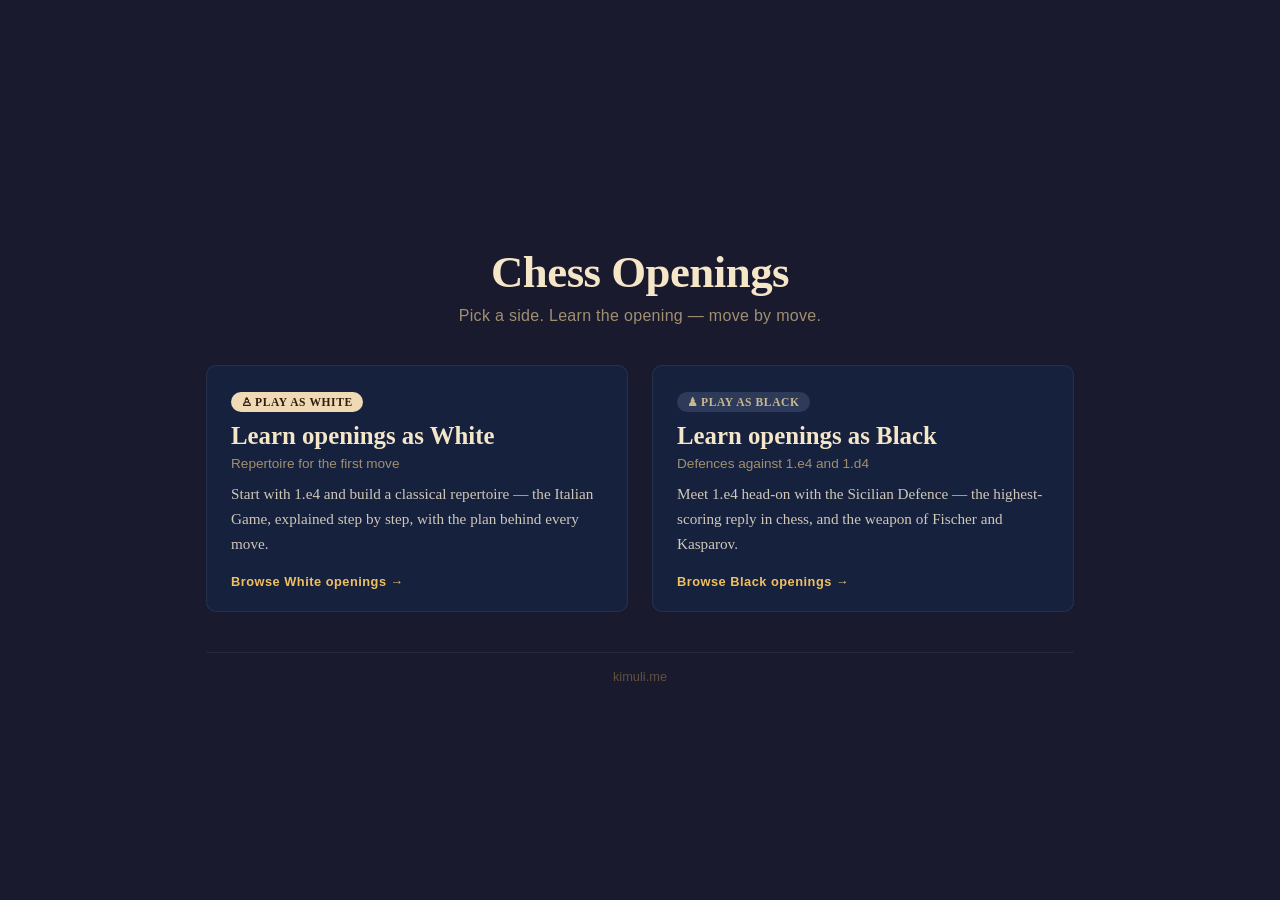
<file: index.html>
<!DOCTYPE html>
<html lang="en">
<head>
  <meta charset="UTF-8">
  <meta name="viewport" content="width=device-width, initial-scale=1.0">
  <title>Chess Openings — Learn as White or Black | chess.kimuli.me</title>
  <meta name="description" content="Learn chess openings move by move. Choose your side: opening repertoires for White and for Black, with the plans behind every move.">
  <link rel="stylesheet" href="/style.css">
</head>
<body>
  <div class="app landing">
    <header class="landing-hero">
      <h1 class="hero-title">Chess Openings</h1>
      <p class="hero-sub">Pick a side. Learn the opening &mdash; move by move.</p>
    </header>

    <main class="openings-grid">

      <a class="opening-card" href="/white/">
        <span class="side-badge badge-white">&#9817; Play as White</span>
        <h2 class="card-title">Learn openings as White</h2>
        <p class="card-subtitle">Repertoire for the first move</p>
        <p class="card-blurb">Start with 1.e4 and build a classical repertoire &mdash; the Italian Game, explained step by step, with the plan behind every move.</p>
        <span class="card-cta">Browse White openings &#8594;</span>
      </a>

      <a class="opening-card" href="/black/">
        <span class="side-badge badge-black">&#9823;&#65038; Play as Black</span>
        <h2 class="card-title">Learn openings as Black</h2>
        <p class="card-subtitle">Defences against 1.e4 and 1.d4</p>
        <p class="card-blurb">Meet 1.e4 head-on with the Sicilian Defence &mdash; the highest-scoring reply in chess, and the weapon of Fischer and Kasparov.</p>
        <span class="card-cta">Browse Black openings &#8594;</span>
      </a>

    </main>

    <footer class="app-footer">
      <a href="https://kimuli.me">kimuli.me</a>
    </footer>
  </div>
</body>
</html>
</file>
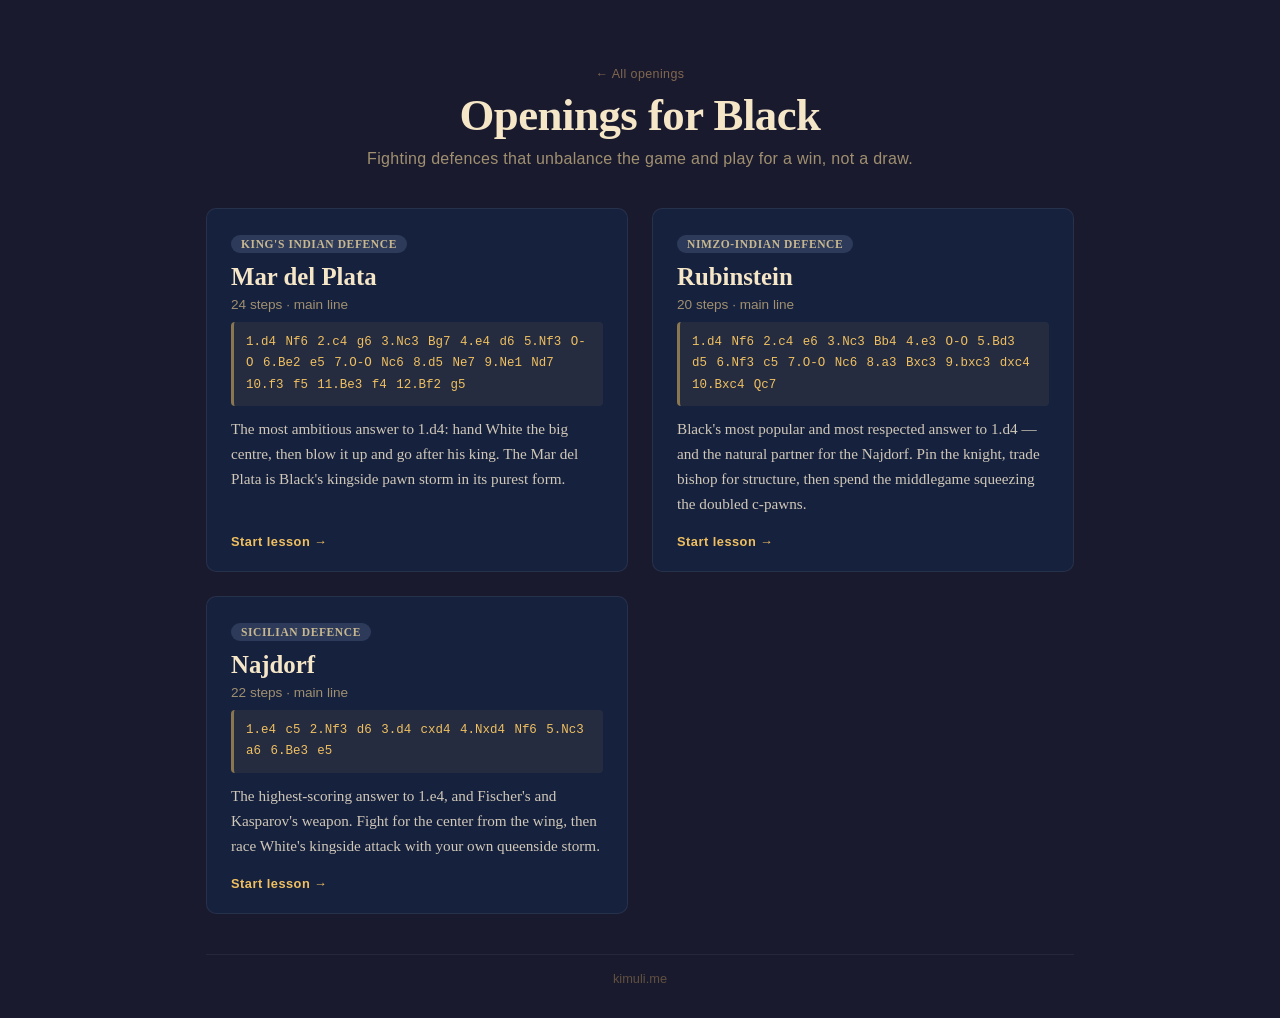
<file: black/index.html>
<!DOCTYPE html>
<html lang="en">
<head>
  <meta charset="UTF-8">
  <meta name="viewport" content="width=device-width, initial-scale=1.0">
  <title>Openings for Black — Chess Openings | chess.kimuli.me</title>
  <meta name="description" content="Fighting defences that unbalance the game and play for a win, not a draw.">
  <link rel="stylesheet" href="/style.css">
</head>
<body>
  <div class="app landing">
    <header class="landing-hero">
      <a class="back-link" href="/">&#8592; All openings</a>
      <h1 class="hero-title">Openings for Black</h1>
      <p class="hero-sub">Fighting defences that unbalance the game and play for a win, not a draw.</p>
    </header>

    <main class="openings-grid">

      <a class="opening-card" href="/black/kings-indian/mar-del-plata/">
        <span class="side-badge badge-black">King's Indian Defence</span>
        <h2 class="card-title">Mar del Plata</h2>
        <p class="card-subtitle">24 steps &middot; main line</p>
        <p class="card-line">1.d4 Nf6 2.c4 g6 3.Nc3 Bg7 4.e4 d6 5.Nf3 O-O 6.Be2 e5 7.O-O Nc6 8.d5 Ne7 9.Ne1 Nd7 10.f3 f5 11.Be3 f4 12.Bf2 g5</p>
        <p class="card-blurb">The most ambitious answer to 1.d4: hand White the big centre, then blow it up and go after his king. The Mar del Plata is Black's kingside pawn storm in its purest form.</p>
        <span class="card-cta">Start lesson &#8594;</span>
      </a>

      <a class="opening-card" href="/black/nimzo-indian/rubinstein/">
        <span class="side-badge badge-black">Nimzo-Indian Defence</span>
        <h2 class="card-title">Rubinstein</h2>
        <p class="card-subtitle">20 steps &middot; main line</p>
        <p class="card-line">1.d4 Nf6 2.c4 e6 3.Nc3 Bb4 4.e3 O-O 5.Bd3 d5 6.Nf3 c5 7.O-O Nc6 8.a3 Bxc3 9.bxc3 dxc4 10.Bxc4 Qc7</p>
        <p class="card-blurb">Black's most popular and most respected answer to 1.d4 — and the natural partner for the Najdorf. Pin the knight, trade bishop for structure, then spend the middlegame squeezing the doubled c-pawns.</p>
        <span class="card-cta">Start lesson &#8594;</span>
      </a>

      <a class="opening-card" href="/black/sicilian/najdorf/">
        <span class="side-badge badge-black">Sicilian Defence</span>
        <h2 class="card-title">Najdorf</h2>
        <p class="card-subtitle">22 steps &middot; main line</p>
        <p class="card-line">1.e4 c5 2.Nf3 d6 3.d4 cxd4 4.Nxd4 Nf6 5.Nc3 a6 6.Be3 e5</p>
        <p class="card-blurb">The highest-scoring answer to 1.e4, and Fischer's and Kasparov's weapon. Fight for the center from the wing, then race White's kingside attack with your own queenside storm.</p>
        <span class="card-cta">Start lesson &#8594;</span>
      </a>
    </main>

    <footer class="app-footer">
      <a href="https://kimuli.me">kimuli.me</a>
    </footer>
  </div>
</body>
</html>
</file>
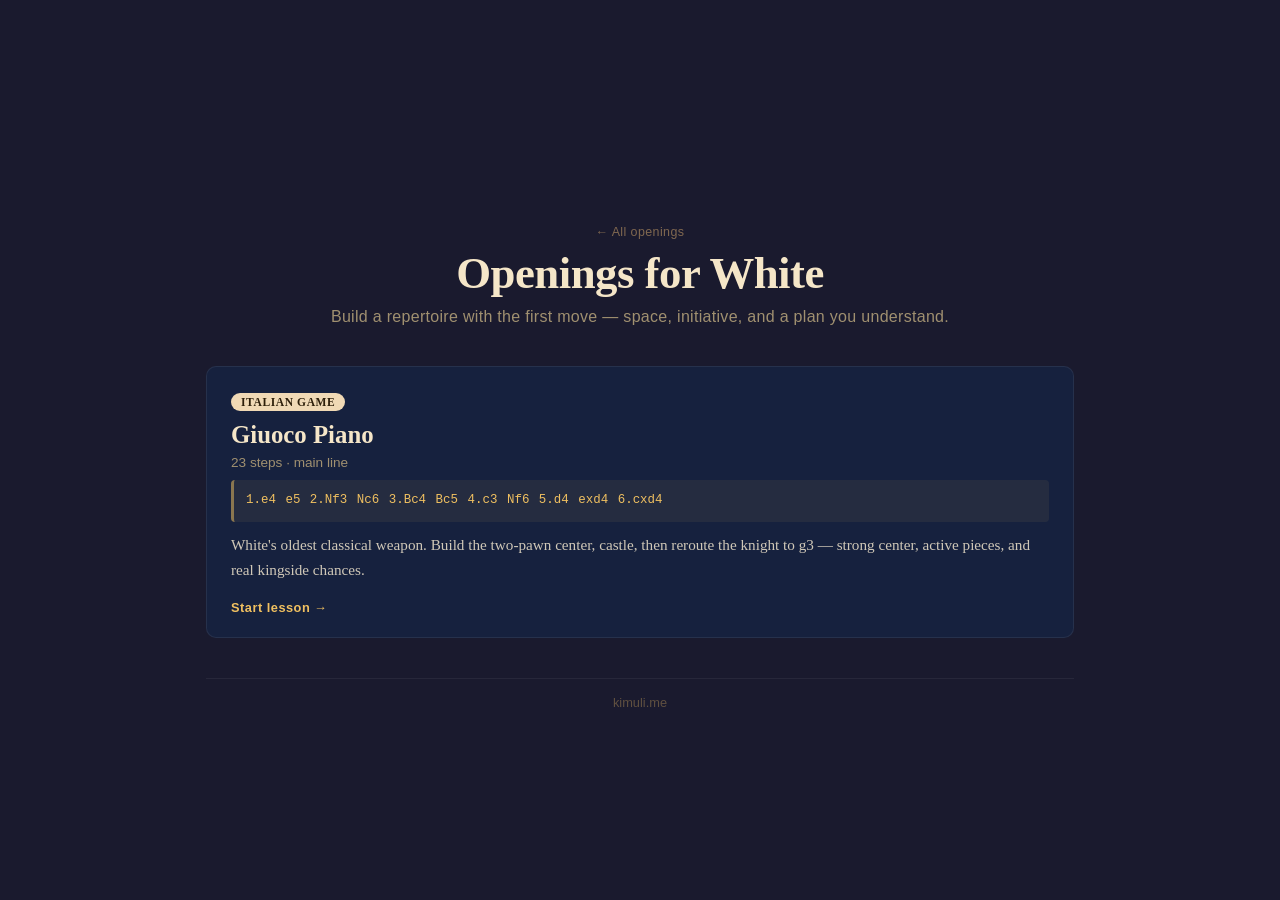
<file: white/index.html>
<!DOCTYPE html>
<html lang="en">
<head>
  <meta charset="UTF-8">
  <meta name="viewport" content="width=device-width, initial-scale=1.0">
  <title>Openings for White — Chess Openings | chess.kimuli.me</title>
  <meta name="description" content="Build a repertoire with the first move — space, initiative, and a plan you understand.">
  <link rel="stylesheet" href="/style.css">
</head>
<body>
  <div class="app landing">
    <header class="landing-hero">
      <a class="back-link" href="/">&#8592; All openings</a>
      <h1 class="hero-title">Openings for White</h1>
      <p class="hero-sub">Build a repertoire with the first move — space, initiative, and a plan you understand.</p>
    </header>

    <main class="openings-grid">

      <a class="opening-card" href="/white/italian/giuoco-piano/">
        <span class="side-badge badge-white">Italian Game</span>
        <h2 class="card-title">Giuoco Piano</h2>
        <p class="card-subtitle">23 steps &middot; main line</p>
        <p class="card-line">1.e4 e5 2.Nf3 Nc6 3.Bc4 Bc5 4.c3 Nf6 5.d4 exd4 6.cxd4</p>
        <p class="card-blurb">White's oldest classical weapon. Build the two-pawn center, castle, then reroute the knight to g3 — strong center, active pieces, and real kingside chances.</p>
        <span class="card-cta">Start lesson &#8594;</span>
      </a>
    </main>

    <footer class="app-footer">
      <a href="https://kimuli.me">kimuli.me</a>
    </footer>
  </div>
</body>
</html>
</file>
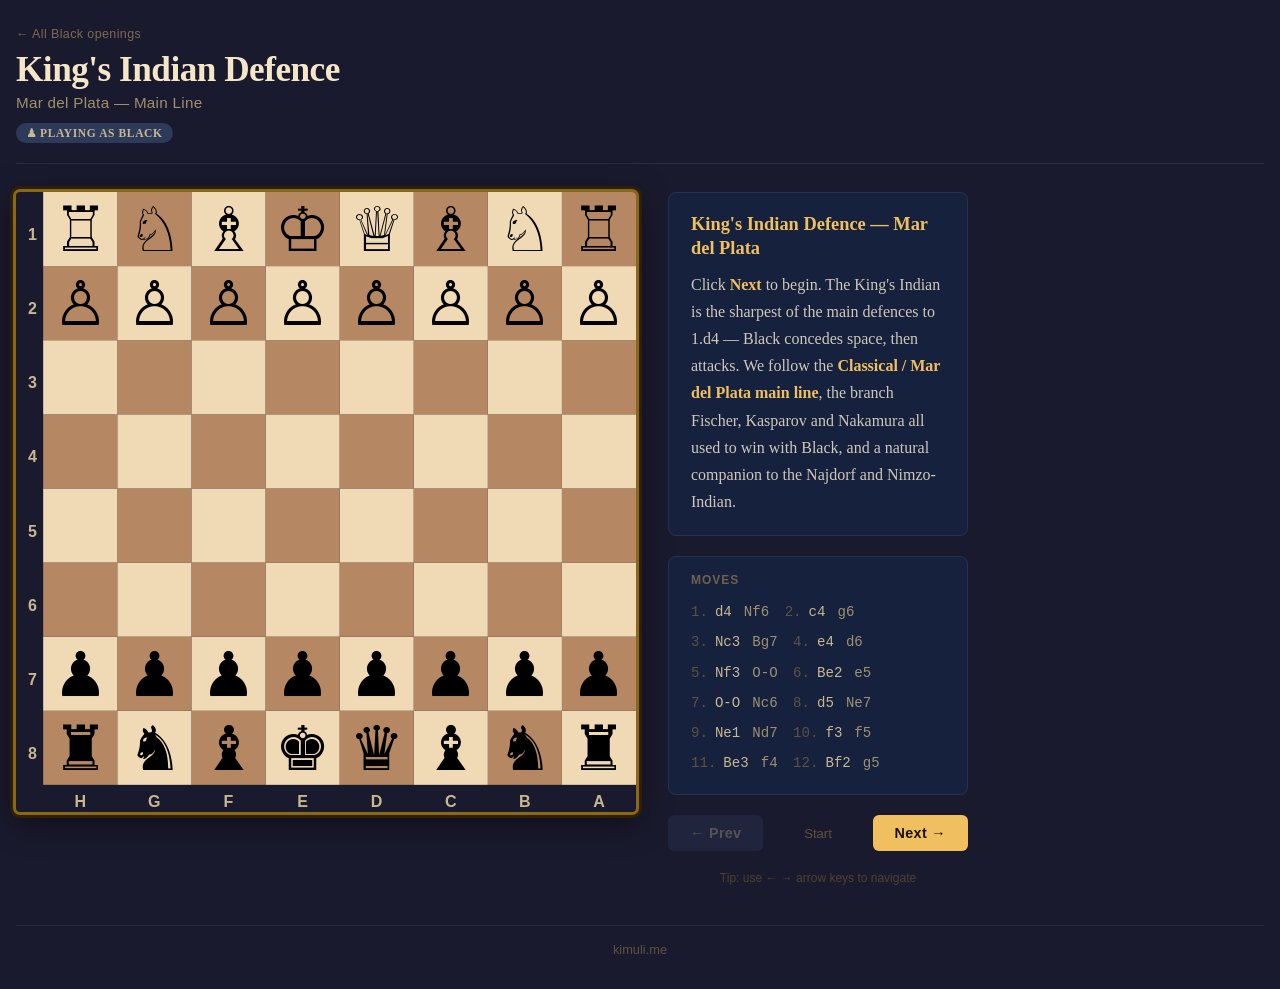
<file: black/kings-indian/mar-del-plata/index.html>
<!DOCTYPE html>
<html lang="en">
<head>
  <meta charset="UTF-8">
  <meta name="viewport" content="width=device-width, initial-scale=1.0">
  <title id="page-title">King's Indian Defence — Mar del Plata — Main Line | chess.kimuli.me</title>
  <meta id="page-description" name="description" content="King's Indian Defence (Mar del Plata — Main Line) — a step-by-step chess opening guide, move by move.">
  <link rel="stylesheet" href="/style.css">
</head>
<body>
  <div class="app">
    <header class="app-header">
      <div class="header-inner">
        <a class="back-link" id="back-link" href="/">&#8592; All openings</a>
        <h1 class="opening-name" id="opening-name">Loading…</h1>
        <p class="opening-subtitle" id="opening-subtitle"></p>
        <p class="side-badge" id="side-badge"></p>
      </div>
    </header>

    <main class="app-main">
      <div class="board-column">
        <div id="board-container"></div>
      </div>

      <div class="info-column">
        <div class="move-info-card">
          <h2 id="move-title">Loading…</h2>
          <p id="move-explanation"></p>
        </div>

        <div class="move-list-card">
          <h3 class="moves-heading">Moves</h3>
          <div id="move-list"></div>
        </div>

        <div class="controls">
          <button id="prev-btn" class="btn btn-secondary" disabled>&#8592; Prev</button>
          <span id="step-counter" class="step-counter">Start</span>
          <button id="next-btn" class="btn btn-primary">Next &#8594;</button>
        </div>

        <p class="keyboard-hint">Tip: use ← → arrow keys to navigate</p>
      </div>
    </main>

    <footer class="app-footer">
      <a href="https://kimuli.me">kimuli.me</a>
    </footer>
  </div>

  <script>window.OPENING_KEY = "kid-mar-del-plata";</script>
  <script src="/openings.js"></script>
  <script src="/board.js"></script>
  <script src="/app.js"></script>
</body>
</html>
</file>
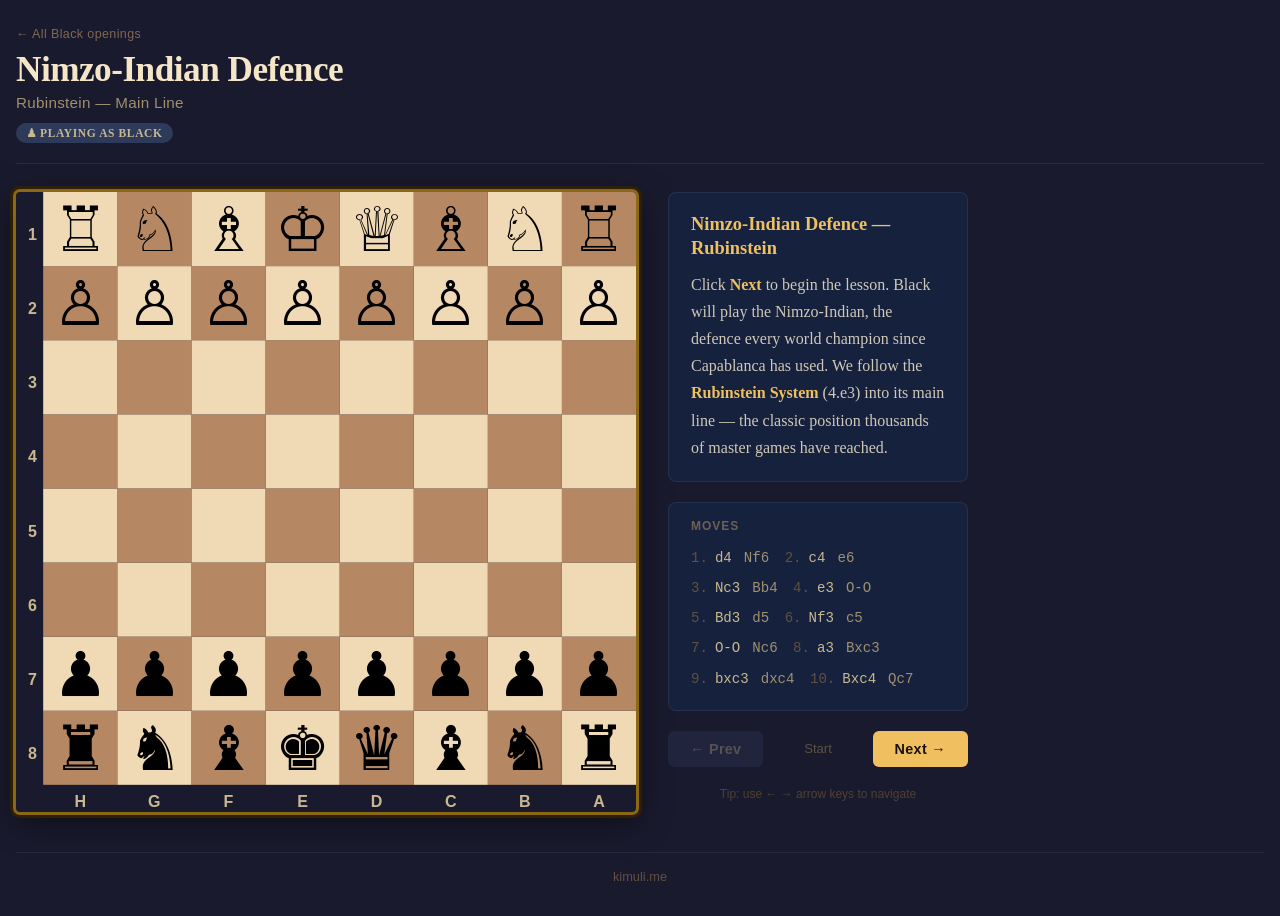
<file: black/nimzo-indian/rubinstein/index.html>
<!DOCTYPE html>
<html lang="en">
<head>
  <meta charset="UTF-8">
  <meta name="viewport" content="width=device-width, initial-scale=1.0">
  <title id="page-title">Nimzo-Indian Defence — Rubinstein — Main Line | chess.kimuli.me</title>
  <meta id="page-description" name="description" content="Nimzo-Indian Defence (Rubinstein — Main Line) — a step-by-step chess opening guide, move by move.">
  <link rel="stylesheet" href="/style.css">
</head>
<body>
  <div class="app">
    <header class="app-header">
      <div class="header-inner">
        <a class="back-link" id="back-link" href="/">&#8592; All openings</a>
        <h1 class="opening-name" id="opening-name">Loading…</h1>
        <p class="opening-subtitle" id="opening-subtitle"></p>
        <p class="side-badge" id="side-badge"></p>
      </div>
    </header>

    <main class="app-main">
      <div class="board-column">
        <div id="board-container"></div>
      </div>

      <div class="info-column">
        <div class="move-info-card">
          <h2 id="move-title">Loading…</h2>
          <p id="move-explanation"></p>
        </div>

        <div class="move-list-card">
          <h3 class="moves-heading">Moves</h3>
          <div id="move-list"></div>
        </div>

        <div class="controls">
          <button id="prev-btn" class="btn btn-secondary" disabled>&#8592; Prev</button>
          <span id="step-counter" class="step-counter">Start</span>
          <button id="next-btn" class="btn btn-primary">Next &#8594;</button>
        </div>

        <p class="keyboard-hint">Tip: use ← → arrow keys to navigate</p>
      </div>
    </main>

    <footer class="app-footer">
      <a href="https://kimuli.me">kimuli.me</a>
    </footer>
  </div>

  <script>window.OPENING_KEY = "nimzo-rubinstein";</script>
  <script src="/openings.js"></script>
  <script src="/board.js"></script>
  <script src="/app.js"></script>
</body>
</html>
</file>
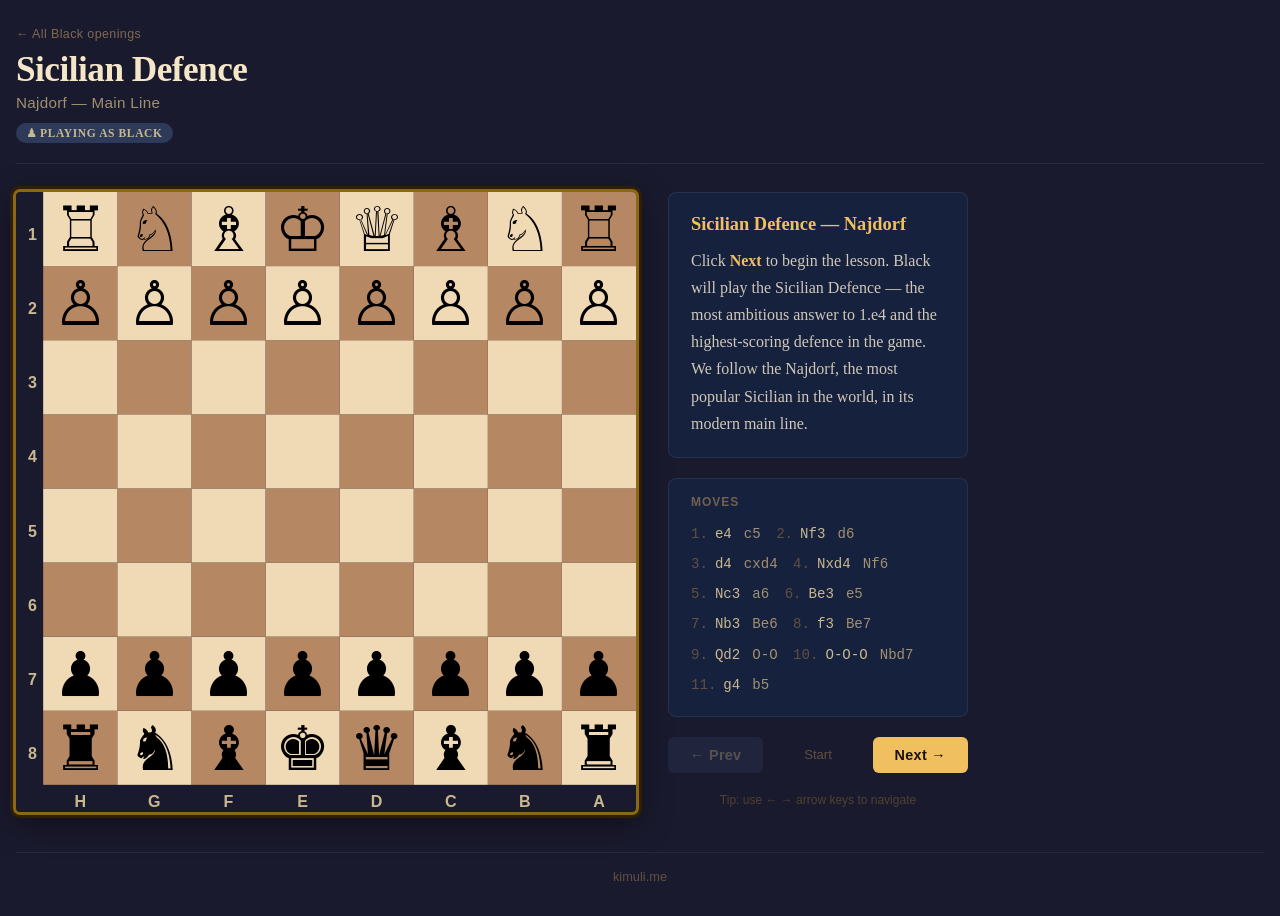
<file: black/sicilian/najdorf/index.html>
<!DOCTYPE html>
<html lang="en">
<head>
  <meta charset="UTF-8">
  <meta name="viewport" content="width=device-width, initial-scale=1.0">
  <title id="page-title">Sicilian Defence — Najdorf — Main Line | chess.kimuli.me</title>
  <meta id="page-description" name="description" content="Sicilian Defence (Najdorf — Main Line) — a step-by-step chess opening guide, move by move.">
  <link rel="stylesheet" href="/style.css">
</head>
<body>
  <div class="app">
    <header class="app-header">
      <div class="header-inner">
        <a class="back-link" id="back-link" href="/">&#8592; All openings</a>
        <h1 class="opening-name" id="opening-name">Loading…</h1>
        <p class="opening-subtitle" id="opening-subtitle"></p>
        <p class="side-badge" id="side-badge"></p>
      </div>
    </header>

    <main class="app-main">
      <div class="board-column">
        <div id="board-container"></div>
      </div>

      <div class="info-column">
        <div class="move-info-card">
          <h2 id="move-title">Loading…</h2>
          <p id="move-explanation"></p>
        </div>

        <div class="move-list-card">
          <h3 class="moves-heading">Moves</h3>
          <div id="move-list"></div>
        </div>

        <div class="controls">
          <button id="prev-btn" class="btn btn-secondary" disabled>&#8592; Prev</button>
          <span id="step-counter" class="step-counter">Start</span>
          <button id="next-btn" class="btn btn-primary">Next &#8594;</button>
        </div>

        <p class="keyboard-hint">Tip: use ← → arrow keys to navigate</p>
      </div>
    </main>

    <footer class="app-footer">
      <a href="https://kimuli.me">kimuli.me</a>
    </footer>
  </div>

  <script>window.OPENING_KEY = "sicilian-najdorf";</script>
  <script src="/openings.js"></script>
  <script src="/board.js"></script>
  <script src="/app.js"></script>
</body>
</html>
</file>
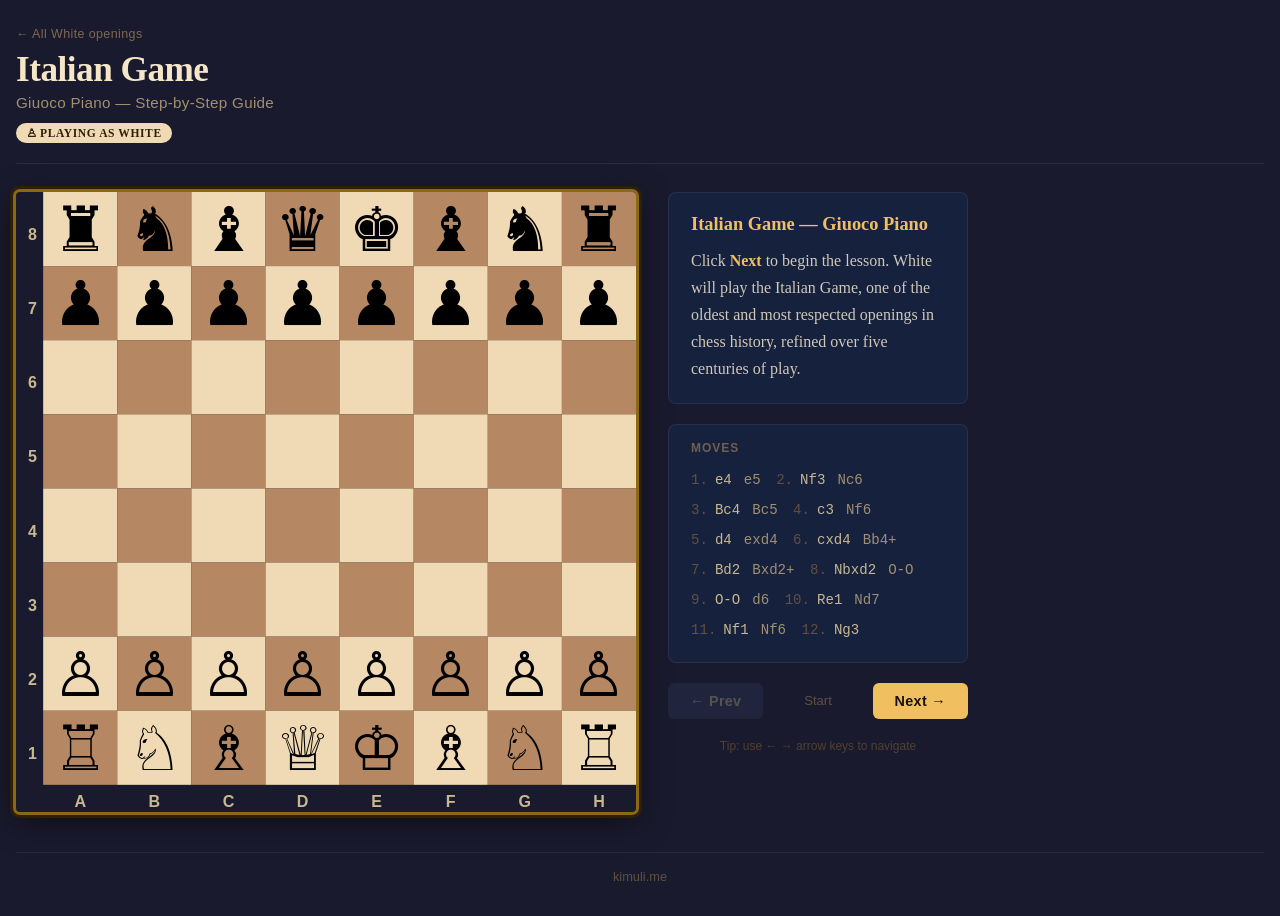
<file: white/italian/giuoco-piano/index.html>
<!DOCTYPE html>
<html lang="en">
<head>
  <meta charset="UTF-8">
  <meta name="viewport" content="width=device-width, initial-scale=1.0">
  <title id="page-title">Italian Game — Giuoco Piano — Step-by-Step Guide | chess.kimuli.me</title>
  <meta id="page-description" name="description" content="Italian Game (Giuoco Piano — Step-by-Step Guide) — a step-by-step chess opening guide, move by move.">
  <link rel="stylesheet" href="/style.css">
</head>
<body>
  <div class="app">
    <header class="app-header">
      <div class="header-inner">
        <a class="back-link" id="back-link" href="/">&#8592; All openings</a>
        <h1 class="opening-name" id="opening-name">Loading…</h1>
        <p class="opening-subtitle" id="opening-subtitle"></p>
        <p class="side-badge" id="side-badge"></p>
      </div>
    </header>

    <main class="app-main">
      <div class="board-column">
        <div id="board-container"></div>
      </div>

      <div class="info-column">
        <div class="move-info-card">
          <h2 id="move-title">Loading…</h2>
          <p id="move-explanation"></p>
        </div>

        <div class="move-list-card">
          <h3 class="moves-heading">Moves</h3>
          <div id="move-list"></div>
        </div>

        <div class="controls">
          <button id="prev-btn" class="btn btn-secondary" disabled>&#8592; Prev</button>
          <span id="step-counter" class="step-counter">Start</span>
          <button id="next-btn" class="btn btn-primary">Next &#8594;</button>
        </div>

        <p class="keyboard-hint">Tip: use ← → arrow keys to navigate</p>
      </div>
    </main>

    <footer class="app-footer">
      <a href="https://kimuli.me">kimuli.me</a>
    </footer>
  </div>

  <script>window.OPENING_KEY = "italian";</script>
  <script src="/openings.js"></script>
  <script src="/board.js"></script>
  <script src="/app.js"></script>
</body>
</html>
</file>
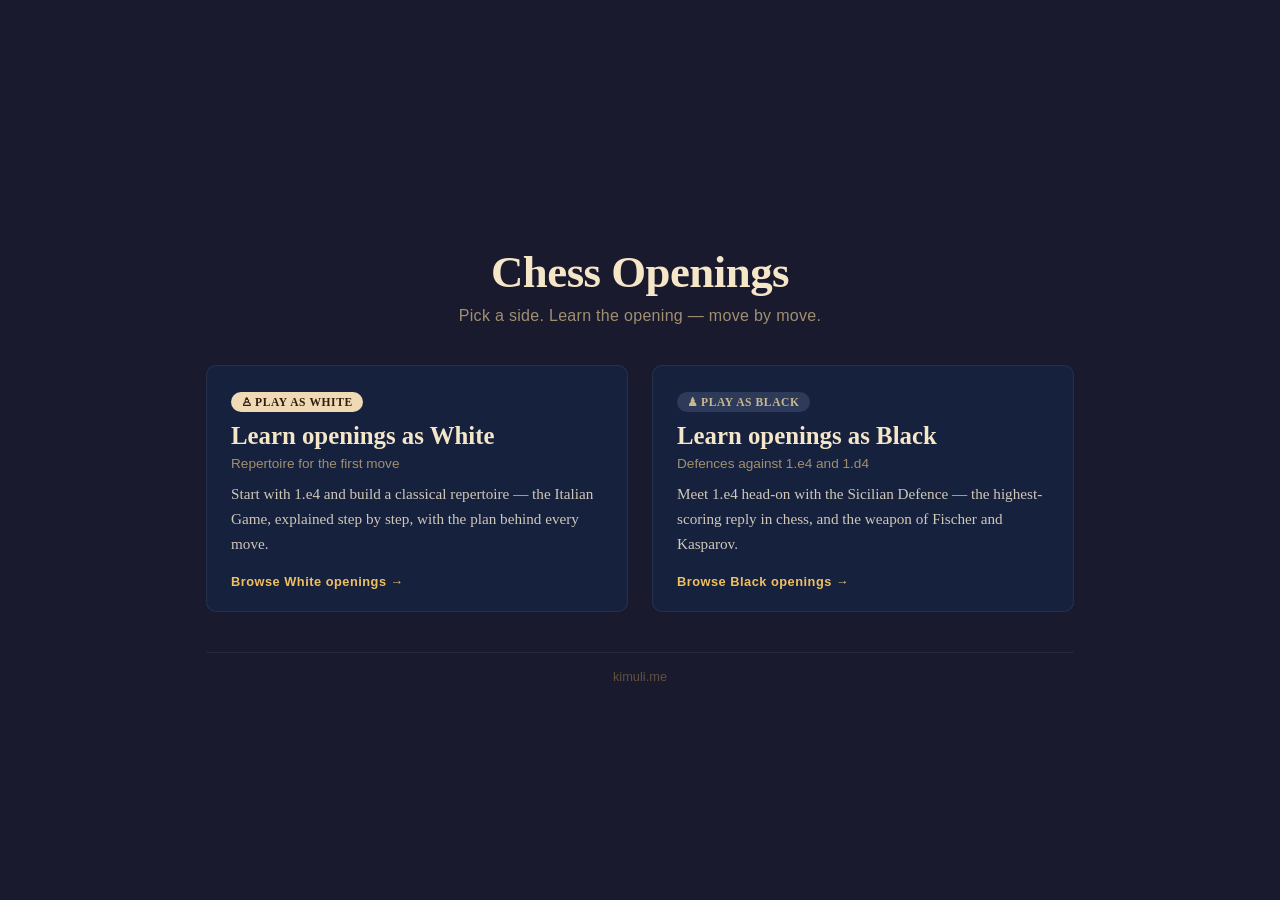
<file: viewer.html>
<!DOCTYPE html>
<html lang="en">
<head>
  <meta charset="UTF-8">
  <meta name="viewport" content="width=device-width, initial-scale=1.0">
  <title id="page-title">Opening — Chess Openings | chess.kimuli.me</title>
  <meta id="page-description" name="description" content="Step-by-step chess opening guide.">
  <link rel="stylesheet" href="style.css">
</head>
<body>
  <div class="app">
    <header class="app-header">
      <div class="header-inner">
        <a class="back-link" href="index.html">&#8592; All openings</a>
        <h1 class="opening-name" id="opening-name">Loading…</h1>
        <p class="opening-subtitle" id="opening-subtitle"></p>
        <p class="side-badge" id="side-badge"></p>
      </div>
    </header>

    <main class="app-main">
      <div class="board-column">
        <div id="board-container"></div>
      </div>

      <div class="info-column">
        <div class="move-info-card">
          <h2 id="move-title">Loading…</h2>
          <p id="move-explanation"></p>
        </div>

        <div class="move-list-card">
          <h3 class="moves-heading">Moves</h3>
          <div id="move-list"></div>
        </div>

        <div class="controls">
          <button id="prev-btn" class="btn btn-secondary" disabled>&#8592; Prev</button>
          <span id="step-counter" class="step-counter">Start</span>
          <button id="next-btn" class="btn btn-primary">Next &#8594;</button>
        </div>

        <p class="keyboard-hint">Tip: use ← → arrow keys to navigate</p>
      </div>
    </main>

    <footer class="app-footer">
      <a href="https://kimuli.me">kimuli.me</a>
    </footer>
  </div>

  <script src="openings.js"></script>
  <script src="board.js"></script>
  <script src="app.js"></script>
</body>
</html>
</file>
<file: style.css>
/* ── Reset & base ─────────────────────────────────────────────── */
*, *::before, *::after { box-sizing: border-box; margin: 0; padding: 0; }

html { font-size: 16px; }

body {
  background: #1a1a2e;
  color: #e8e0d0;
  font-family: -apple-system, BlinkMacSystemFont, "Segoe UI", Roboto, sans-serif;
  min-height: 100vh;
}

/* ── Layout ──────────────────────────────────────────────────── */
.app {
  max-width: 1400px;
  margin: 0 auto;
  padding: 0 16px 32px;
  display: flex;
  flex-direction: column;
  min-height: 100vh;
}

.app-header {
  padding: 24px 0 20px;
  border-bottom: 1px solid rgba(255,255,255,0.08);
  margin-bottom: 28px;
}

.header-inner { max-width: 100%; }

.opening-name {
  font-family: "Palatino Linotype", Palatino, "Book Antiqua", Georgia, serif;
  font-size: 2.2rem;
  font-weight: 700;
  color: #f5e6c8;
  letter-spacing: -0.5px;
  line-height: 1.1;
}

.opening-subtitle {
  margin-top: 4px;
  font-size: 0.95rem;
  color: #a09070;
  letter-spacing: 0.3px;
}

.app-main {
  display: flex;
  gap: 32px;
  align-items: flex-start;
  flex: 1;
}

/* ── Board column ─────────────────────────────────────────────── */
.board-column {
  flex: 1 1 auto;
  max-width: 620px;
  min-width: 300px;
}

#board-container {
  width: 100%;
  border-radius: 4px;
  overflow: hidden;
  box-shadow:
    0 0 0 3px #8b6914,
    0 0 0 6px #2d1f0a,
    0 8px 32px rgba(0,0,0,0.6);
}

/* ── Info column ─────────────────────────────────────────────── */
.info-column {
  flex: 0 0 300px;
  min-width: 0;
  display: flex;
  flex-direction: column;
  gap: 20px;
}

/* ── Move info card ──────────────────────────────────────────── */
.move-info-card {
  background: #16213e;
  border: 1px solid rgba(255,255,255,0.07);
  border-radius: 8px;
  padding: 20px 22px;
}

.move-info-card h2 {
  font-family: "Palatino Linotype", Palatino, "Book Antiqua", Georgia, serif;
  font-size: 1.15rem;
  font-weight: 700;
  color: #f0c060;
  margin-bottom: 10px;
  line-height: 1.3;
}

.move-info-card p {
  font-family: "Palatino Linotype", Palatino, "Book Antiqua", Georgia, serif;
  font-size: 1rem;
  line-height: 1.7;
  color: #d0c8b8;
}

.move-info-card p strong { color: #f0c060; font-style: normal; }

/* ── Move list card ──────────────────────────────────────────── */
.move-list-card {
  background: #16213e;
  border: 1px solid rgba(255,255,255,0.07);
  border-radius: 8px;
  padding: 16px 22px;
}

.moves-heading {
  font-size: 0.75rem;
  font-weight: 600;
  letter-spacing: 1px;
  text-transform: uppercase;
  color: #706050;
  margin-bottom: 10px;
}

#move-list {
  font-family: "SF Mono", "Fira Code", "Courier New", monospace;
  font-size: 0.88rem;
  line-height: 2;
  color: #a09070;
}

.move-num {
  color: #605040;
  margin-right: 2px;
}

.move {
  display: inline-block;
  padding: 1px 5px;
  border-radius: 3px;
  cursor: default;
  transition: background 150ms, color 150ms;
  margin-right: 2px;
}

.white-move { color: #c8b890; }
.black-move { color: #a09070; }

.move.active {
  background: #f0c060;
  color: #1a1208;
  font-weight: 700;
}

.move-pair { white-space: nowrap; }

/* ── Controls ────────────────────────────────────────────────── */
.controls {
  display: flex;
  align-items: center;
  gap: 12px;
}

.btn {
  padding: 10px 22px;
  border: none;
  border-radius: 6px;
  font-size: 0.9rem;
  font-weight: 600;
  cursor: pointer;
  transition: background 150ms, opacity 150ms, transform 80ms;
  letter-spacing: 0.3px;
}

.btn:active { transform: translateY(1px); }
.btn:disabled { opacity: 0.35; cursor: not-allowed; transform: none; }

.btn-primary {
  background: #f0c060;
  color: #1a1208;
}
.btn-primary:not(:disabled):hover { background: #f5cc70; }

.btn-secondary {
  background: #2d3a5a;
  color: #c8b890;
}
.btn-secondary:not(:disabled):hover { background: #354468; }

.step-counter {
  flex: 1;
  text-align: center;
  font-size: 0.82rem;
  color: #605040;
  font-variant-numeric: tabular-nums;
}

.keyboard-hint {
  font-size: 0.75rem;
  color: #504030;
  text-align: center;
}

/* ── Piece animation ─────────────────────────────────────────── */
.piece {
  transition: transform 300ms ease;
  cursor: default;
  pointer-events: none;
}

.piece text {
  font-size: 50px;
  user-select: none;
}

/* ── Board labels ────────────────────────────────────────────── */
.board-label {
  font-size: 13px;
  font-family: -apple-system, BlinkMacSystemFont, "Segoe UI", Roboto, sans-serif;
  font-weight: 600;
  pointer-events: none;
}

/* ── Footer ──────────────────────────────────────────────────── */
.app-footer {
  margin-top: 40px;
  padding-top: 16px;
  border-top: 1px solid rgba(255,255,255,0.06);
  text-align: center;
  font-size: 0.8rem;
}

.app-footer a {
  color: #605040;
  text-decoration: none;
}
.app-footer a:hover { color: #a09070; }

/* ── Landing page ────────────────────────────────────────────── */
.landing {
  max-width: 900px;
  justify-content: center;
}

.landing-hero {
  text-align: center;
  padding: 64px 0 40px;
}

.hero-title {
  font-family: "Palatino Linotype", Palatino, "Book Antiqua", Georgia, serif;
  font-size: 2.8rem;
  font-weight: 700;
  color: #f5e6c8;
  letter-spacing: -0.5px;
  line-height: 1.1;
}

.hero-sub {
  margin-top: 10px;
  font-size: 1rem;
  color: #a09070;
  letter-spacing: 0.3px;
}

.hero-kicker {
  font-size: 0.78rem;
  font-weight: 700;
  letter-spacing: 3px;
  text-transform: uppercase;
  color: #f0c060;
  margin-bottom: 10px;
}

.openings-grid {
  display: grid;
  grid-template-columns: repeat(auto-fit, minmax(320px, 1fr));
  gap: 24px;
}

.opening-card {
  display: flex;
  flex-direction: column;
  gap: 10px;
  background: #16213e;
  border: 1px solid rgba(255,255,255,0.07);
  border-radius: 10px;
  padding: 26px 24px 22px;
  text-decoration: none;
  color: inherit;
  transition: transform 150ms, border-color 150ms, box-shadow 150ms;
}

.opening-card:hover {
  transform: translateY(-3px);
  border-color: rgba(240,192,96,0.45);
  box-shadow: 0 10px 28px rgba(0,0,0,0.45);
}

.side-badge {
  display: inline-block;
  align-self: flex-start;
  padding: 3px 10px;
  border-radius: 999px;
  font-size: 0.72rem;
  font-weight: 700;
  letter-spacing: 0.6px;
  text-transform: uppercase;
}

.badge-white { background: #f0d9b5; color: #2d1f0a; }
.badge-black { background: #2d3a5a; color: #c8b890; }

.card-title {
  font-family: "Palatino Linotype", Palatino, "Book Antiqua", Georgia, serif;
  font-size: 1.55rem;
  font-weight: 700;
  color: #f5e6c8;
}

.card-subtitle {
  font-size: 0.85rem;
  color: #a09070;
  margin-top: -4px;
}

.card-line {
  font-family: "SF Mono", "Fira Code", "Courier New", monospace;
  font-size: 0.78rem;
  line-height: 1.7;
  color: #f0c060;
  background: rgba(240,192,96,0.07);
  border-left: 3px solid rgba(240,192,96,0.5);
  border-radius: 4px;
  padding: 10px 12px;
  word-spacing: 2px;
}

.card-blurb {
  font-family: "Palatino Linotype", Palatino, "Book Antiqua", Georgia, serif;
  font-size: 0.95rem;
  line-height: 1.65;
  color: #d0c8b8;
}

.card-cta {
  margin-top: auto;
  padding-top: 8px;
  font-size: 0.8rem;
  font-weight: 600;
  letter-spacing: 0.5px;
  color: #f0c060;
}

/* ── Viewer header extras ────────────────────────────────────── */
.back-link {
  display: inline-block;
  margin-bottom: 10px;
  font-size: 0.78rem;
  letter-spacing: 0.4px;
  color: #806850;
  text-decoration: none;
}

.back-link:hover { color: #f0c060; }

.header-inner .side-badge { margin-top: 12px; }

/* ── Mobile ──────────────────────────────────────────────────── */
@media (max-width: 720px) {
  .app-main {
    flex-direction: column;
  }

  .board-column {
    width: 100%;
  }

  .opening-name { font-size: 1.6rem; }

  .controls {
    flex-wrap: wrap;
    justify-content: center;
  }

  .step-counter { order: -1; width: 100%; }

  .openings-grid { grid-template-columns: 1fr; }
  .landing-hero { padding: 40px 0 28px; }
  .hero-title { font-size: 2rem; }
}

/* ── Chess glyph font ─────────────────────────────────────────────
   U+265F (black pawn) is the ONLY chess piece Unicode flags as Emoji,
   so iOS renders it from Apple Color Emoji — a glossy 3D pawn — while
   the other eleven pieces stay flat. The board then looks mismatched.
   Self-hosting a 3 KB subset of the twelve glyphs (DejaVu Sans, free
   licence in fonts/LICENSE.txt) fixes it for good: a font-family match
   always beats the system emoji fallback, so every device draws the
   same monochrome pieces. `unicode-range` keeps it to chess glyphs
   only, so the surrounding text is untouched.                      */
@font-face {
  font-family: "Chess Glyphs";
  src: url("/fonts/chess-symbols.woff") format("woff");
  font-display: block;
  unicode-range: U+2654-265F, U+FE0E;
}

.piece text,
.side-badge {
  font-family: "Chess Glyphs", "Apple Symbols", "Segoe UI Symbol",
               "Noto Sans Symbols 2", serif;
}
</file>
